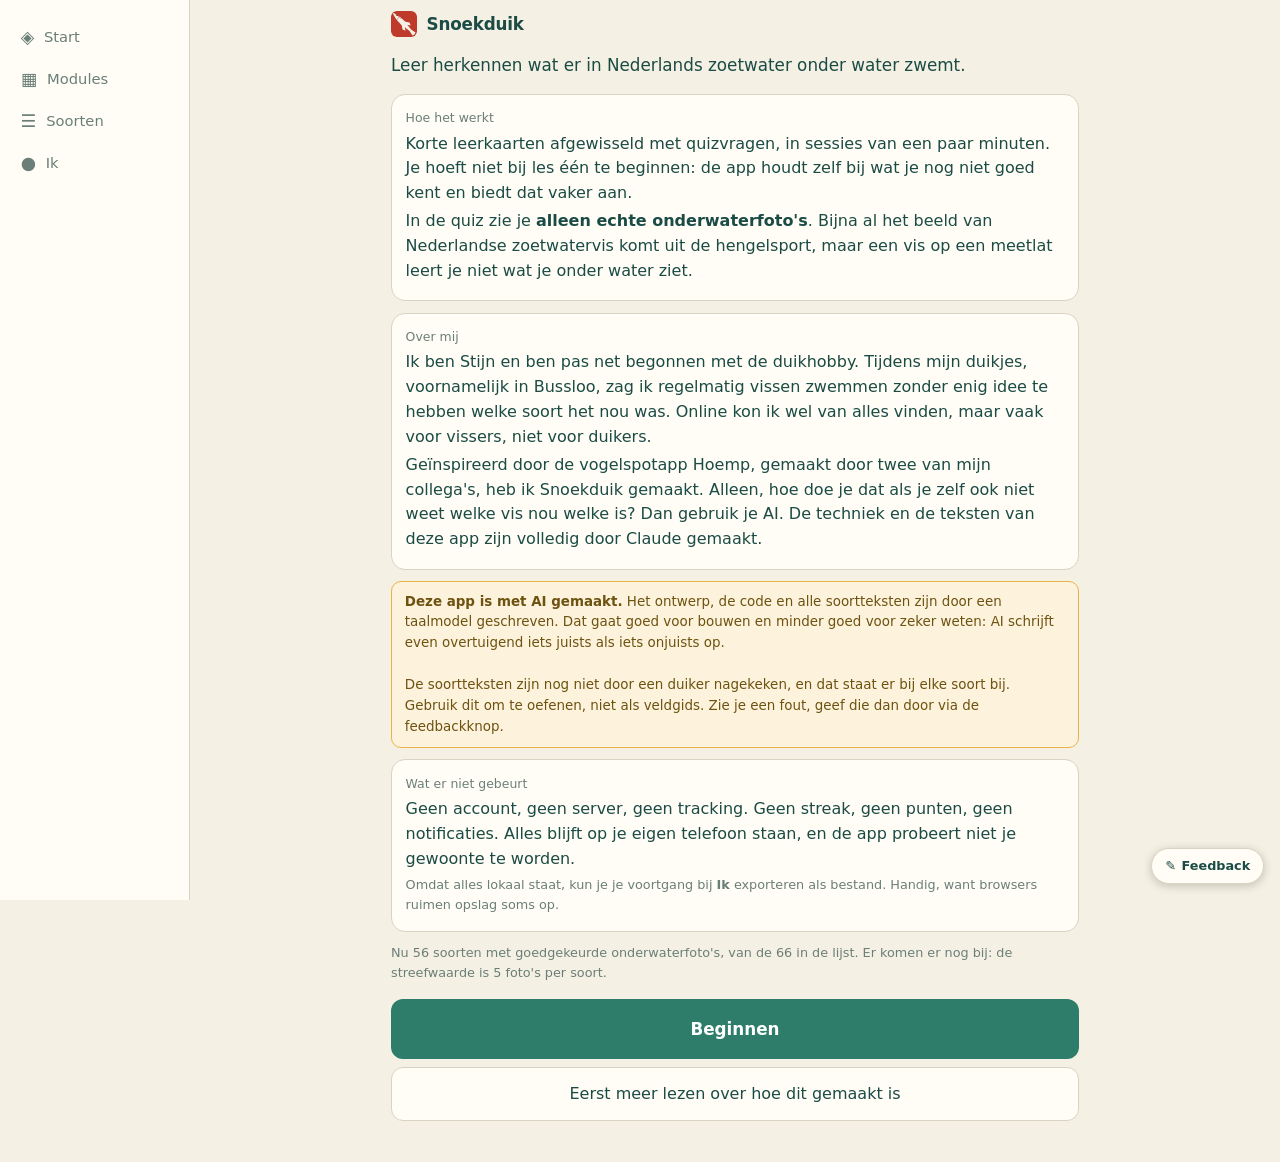
<file: index.html>
<!doctype html>
<html lang="nl">
<head>
<meta charset="utf-8">
<meta name="viewport" content="width=device-width,initial-scale=1,viewport-fit=cover">
<title>Snoekduik</title>
<meta name="description" content="Leer herkennen wat er in Nederlands zoetwater onder water zwemt.">
<meta name="theme-color" content="#2E7D6B">
<link rel="icon" href="logos/favicon.svg">
<link rel="apple-touch-icon" href="logos/icon-app.svg">
<link rel="manifest" href="manifest.webmanifest">
<link rel="stylesheet" href="app/app.css">
</head>
<body>
<nav class="tabs" id="tabs"></nav>
<main id="scherm">
  <div class="leeg">Laden…</div>
</main>
<a class="feedbackknop" href="#/feedback" aria-label="Feedback geven"><i>✎</i>Feedback</a>
<script type="module" src="app/main.js"></script>
</body>
</html>
</file>
<file: app/app.css>
/* Snoekduik. Palet afgeleid van logo-duikvlag.svg.
   Rood is uitsluitend merkkleur: fout antwoord is warm oranje, want falen mag
   geen alarm zijn. */

:root{
  --merk:#BE3A2B;
  --diep:#1B4B45;
  --teal:#2E7D6B;
  --teal-licht:#e4efea;
  --creme:#F4F0E3;
  --vlak:#fffdf6;
  --amber:#E8B44A;
  --bijna:#C97A2B;
  --lijn:#d9d3c2;
  --dim:#6b7f78;
  --radius:14px;
  --tabhoogte:56px;
}

@media (prefers-color-scheme: dark){
  :root{
    --creme:#101c1a; --vlak:#162522; --diep:#e8f0ed; --lijn:#2b3d39;
    --dim:#95aaa4; --teal-licht:#1d3a34;
  }
}

*{box-sizing:border-box}
html,body{margin:0;padding:0}
body{
  background:var(--creme); color:var(--diep);
  font:16px/1.55 system-ui,-apple-system,"Segoe UI",sans-serif;
  -webkit-text-size-adjust:100%;
  overscroll-behavior-y:none;
}
img{max-width:100%;display:block}
button{font:inherit;color:inherit}

/* ---- raamwerk ---- */

#scherm{
  max-width:720px; margin:0 auto;
  /* De tabbalk is zelf --tabhoogte + env(safe-area-inset-bottom) hoog (zie
     nav.tabs); die extra inset moet hier ook meetellen, anders valt de
     laatste knop van het scherm er half achter. */
  padding:0 1rem calc(var(--tabhoogte) + 1.5rem + env(safe-area-inset-bottom));
  /* dvh volgt de echte zichtbare hoogte; vh blijft staan als fallback voor
     browsers zonder dvh-ondersteuning, want een ongeldige waarde wordt genegeerd. */
  min-height:100vh;
  min-height:100dvh;
}
.kop{
  display:flex; align-items:center; gap:.6rem;
  padding:.7rem 0 .5rem; position:sticky; top:0; z-index:5;
  background:var(--creme);
}
.kop h1{font-size:1.05rem;margin:0;font-weight:650;letter-spacing:-.2px}
.kop img.logo{width:26px;height:26px;border-radius:6px}
.spacer{flex:1}

/* tabbalk onderaan op mobiel, zijbalk op desktop */
nav.tabs{
  position:fixed; left:0; right:0; bottom:0; z-index:20;
  display:flex; background:var(--vlak); border-top:1px solid var(--lijn);
  padding-bottom:env(safe-area-inset-bottom);
}
nav.tabs a{
  flex:1; text-align:center; padding:.45rem 0 .5rem;
  font-size:.68rem; color:var(--dim); text-decoration:none;
}
nav.tabs a i{display:block;font-style:normal;font-size:1.15rem;line-height:1.3}
nav.tabs a.aan{color:var(--teal);font-weight:700}

@media(min-width:900px){
  body{display:flex}
  nav.tabs{
    position:sticky; top:0; bottom:auto; height:100vh; width:190px;
    flex-direction:column; border-top:0; border-right:1px solid var(--lijn);
    padding:1rem .5rem;
  }
  nav.tabs a{
    flex:0 0 auto; text-align:left; display:flex; align-items:center; gap:.6rem;
    padding:.6rem .8rem; border-radius:10px; font-size:.92rem;
  }
  nav.tabs a i{font-size:1.1rem}
  nav.tabs a.aan{background:var(--teal-licht)}
  #scherm{flex:1;padding-bottom:2rem}
}

/* ---- bouwstenen ---- */

.kaart{
  background:var(--vlak); border:1px solid var(--lijn);
  border-radius:var(--radius); padding:.85rem; margin-bottom:.7rem;
}
.knop{
  display:block; width:100%; border:0; border-radius:12px; padding:.85rem;
  background:var(--teal); color:#fff; font-weight:650; text-align:center;
  cursor:pointer; text-decoration:none; margin-bottom:.55rem;
}
.knop.stil{background:var(--vlak);color:var(--diep);border:1px solid var(--lijn);font-weight:500}
.knop.groot{padding:1.05rem;font-size:1.05rem}
.knop:disabled{opacity:.45;cursor:default}
.tekstknop{background:none;border:0;color:var(--dim);text-decoration:underline;cursor:pointer;font-size:.85rem}

.mini{font-size:.8rem;color:var(--dim)}
.wet{font-style:italic;color:var(--dim);font-size:.85rem}
.chip{
  display:inline-block; font-size:.72rem; padding:.12rem .5rem; border-radius:999px;
  border:1px solid var(--lijn); background:var(--vlak); white-space:nowrap;
}
.chip.let{border-color:var(--amber);color:#8a6512;background:#fdf3dc}
.chip.uit{opacity:.6}
.rij{display:flex;gap:.5rem;align-items:center}
.wikkel{display:flex;gap:.3rem;flex-wrap:wrap}

.melding{
  background:#fdf3dc; border:1px solid var(--amber); border-radius:10px;
  padding:.6rem .8rem; font-size:.84rem; margin-bottom:.7rem; color:#6d5210;
}
@media (prefers-color-scheme: dark){ .melding{background:#33290f;color:#f0dcae} }

.leeg{text-align:center;color:var(--dim);padding:2rem 1rem;font-size:.9rem}

/* ---- lijsten ---- */

.lijstitem{
  display:flex; gap:.65rem; align-items:center; padding:.5rem 0;
  border-bottom:1px solid var(--lijn); text-decoration:none; color:inherit;
}
.lijstitem img{width:58px;height:44px;object-fit:cover;border-radius:8px;flex:0 0 auto;background:#0b1219}
.lijstitem .naam{font-weight:600;font-size:.94rem}

.zoek{
  width:100%; border:1px solid var(--lijn); border-radius:10px;
  padding:.6rem .75rem; font:inherit; background:var(--vlak); color:inherit;
  margin-bottom:.5rem;
}

/* ---- modules ---- */

.modrooster{display:grid;grid-template-columns:1fr 1fr;gap:.6rem}
.mod{
  background:var(--vlak); border:1px solid var(--lijn); border-radius:var(--radius);
  padding:.7rem; display:flex; gap:.6rem; align-items:center;
  text-decoration:none; color:inherit;
}
.mod.uit{opacity:.55}
.ring{width:38px;height:38px;border-radius:50%;flex:0 0 auto;display:grid;place-items:center}
.ring span{
  background:var(--vlak); width:28px; height:28px; border-radius:50%;
  display:grid; place-items:center; font-size:.62rem; font-weight:700;
}

/* ---- quiz ---- */

body.quiz{background:#0e2420}
body.quiz #scherm{max-width:560px;padding-bottom:calc(var(--tabhoogte) + 1rem + env(safe-area-inset-bottom))}
.qbalk{height:5px;background:#ffffff1f;border-radius:3px;margin:.6rem 0;overflow:hidden}
.qbalk i{display:block;height:100%;background:var(--amber);transition:width .25s}
.qvraag{color:#dfeee9;font-weight:650;font-size:1.05rem;margin:.4rem 0 .7rem}
.qbeeld{border-radius:12px;overflow:hidden;position:relative;background:#081512}
.qbeeld img{width:100%;height:min(46vh,320px);object-fit:cover}
.qattrib{color:#8fb3ab;font-size:.66rem;margin:.3rem 0 .8rem}
.qattrib a{color:#8fb3ab}

.qopties{display:grid;gap:.5rem}
.qopties.tweekolom{grid-template-columns:1fr 1fr}
.optie{
  background:#14332d; border:1px solid #2c5b52; color:#eaf5f2;
  border-radius:12px; padding:.85rem .9rem; font-weight:600; text-align:left;
  cursor:pointer; width:100%;
}
.optie:hover{background:#1b423a}
.optie.goed{background:var(--teal);border-color:var(--teal);color:#fff}
.optie.mis{background:#3a2418;border-color:var(--bijna);color:#ffd9b8}
.optie.flauw{opacity:.45}
.optie img{border-radius:8px;height:96px;width:100%;object-fit:cover}
.optie.foto{padding:.3rem}


/* uitsnede: inzoomen op een deel van de foto */
.uitsnede{overflow:hidden}
.uitsnede img{transform-origin:var(--ux,50%) var(--uy,50%);transform:scale(var(--uschaal,2.4))}

/* ---- feedback ---- */

.fb{
  position:fixed; left:0; right:0; bottom:0; z-index:30;
  background:var(--vlak); border-radius:16px 16px 0 0;
  padding:.9rem .9rem calc(.9rem + env(safe-area-inset-bottom));
  border-top:3px solid var(--teal);
  max-width:560px; margin:0 auto;
  animation:omhoog .18s ease-out;
}
.fb.mis{border-top-color:var(--bijna)}
@keyframes omhoog{from{transform:translateY(100%)}to{transform:translateY(0)}}
.fb h2{margin:0 0 .5rem;font-size:1rem;color:var(--teal)}
.fb.mis h2{color:var(--bijna)}
.verg{display:grid;grid-template-columns:1fr 1fr;gap:.5rem;margin-bottom:.6rem}
.verg figure{margin:0}
.verg img{width:100%;height:92px;object-fit:cover;border-radius:8px}
.verg figcaption{font-size:.75rem;margin-top:.2rem;font-weight:600}
.verg .jouw{color:var(--bijna)}
.verg .juist{color:var(--teal)}
.sleutel{
  background:var(--teal-licht); border-left:3px solid var(--teal);
  padding:.55rem .65rem; font-size:.86rem; border-radius:0 6px 6px 0; margin-bottom:.7rem;
}

/* ---- detail ---- */

.carrousel{display:flex;gap:.5rem;overflow-x:auto;scroll-snap-type:x mandatory;margin-bottom:.4rem}
.carrousel figure{margin:0;flex:0 0 100%;scroll-snap-align:center}
.carrousel img{width:100%;height:210px;object-fit:cover;border-radius:12px;background:#0b1219}
.attrib{font-size:.68rem;color:var(--dim);margin-top:.25rem}
.attrib a{color:var(--teal)}

.kaart.gedrag{border-left:3px solid var(--teal)}
.blokkop{font-size:.78rem;color:var(--dim);margin-bottom:.25rem}

/* ---- instellingen ---- */

.regel{display:flex;align-items:center;gap:.6rem;padding:.6rem 0;border-bottom:1px solid var(--lijn)}
.regel:last-child{border-bottom:0}
select,input[type=text],input[type=date],textarea{
  font:inherit; padding:.45rem .55rem; border:1px solid var(--lijn);
  border-radius:8px; background:var(--vlak); color:inherit; width:100%;
}
textarea{min-height:70px;resize:vertical}

/* ---- feedbackknop ---- */

/* Altijd in beeld. Op gewone schermen net boven de tabbalk, in de quiz
   rechtsboven, omdat daar de antwoordknoppen en het feedbackpaneel zitten. */
.feedbackknop{
  position:fixed; right:.8rem; bottom:calc(var(--tabhoogte) + .7rem + env(safe-area-inset-bottom));
  z-index:25; display:flex; align-items:center; gap:.35rem;
  background:var(--vlak); color:var(--diep); border:1px solid var(--lijn);
  border-radius:999px; padding:.45rem .8rem; font-size:.8rem; font-weight:600;
  text-decoration:none; box-shadow:0 2px 10px #0003; cursor:pointer;
}
.feedbackknop:hover{background:var(--teal-licht)}
.feedbackknop i{font-style:normal}
body.quiz .feedbackknop{
  top:.6rem; bottom:auto; right:.6rem;
  background:#ffffff1a; color:#dfeee9; border-color:#ffffff33; box-shadow:none;
  padding:.25rem .55rem; font-size:.72rem;
}
/* Het feedbackpaneel na een antwoord schuift over de onderkant heen. */
body.feedback-open .feedbackknop{display:none}

@media(min-width:900px){
  .feedbackknop{bottom:1rem; right:1rem}
}

/* ---- feedbackscherm ---- */

.uitklap{border:1px solid var(--lijn);border-radius:10px;padding:.5rem .7rem;margin:.6rem 0}
.uitklap summary{cursor:pointer;font-weight:600;font-size:.88rem}
table.gewild{width:100%;border-collapse:collapse;font-size:.85rem}
table.gewild td{padding:.35rem .2rem;border-bottom:1px solid var(--lijn);vertical-align:top}
table.gewild td.nodig{text-align:right;white-space:nowrap;color:var(--bijna);font-weight:600}
.fotocode{
  font-family:ui-monospace,SFMono-Regular,Menlo,monospace; font-size:.66rem;
  background:var(--teal-licht); color:var(--diep); padding:.02rem .3rem; border-radius:4px;
}
</file>
